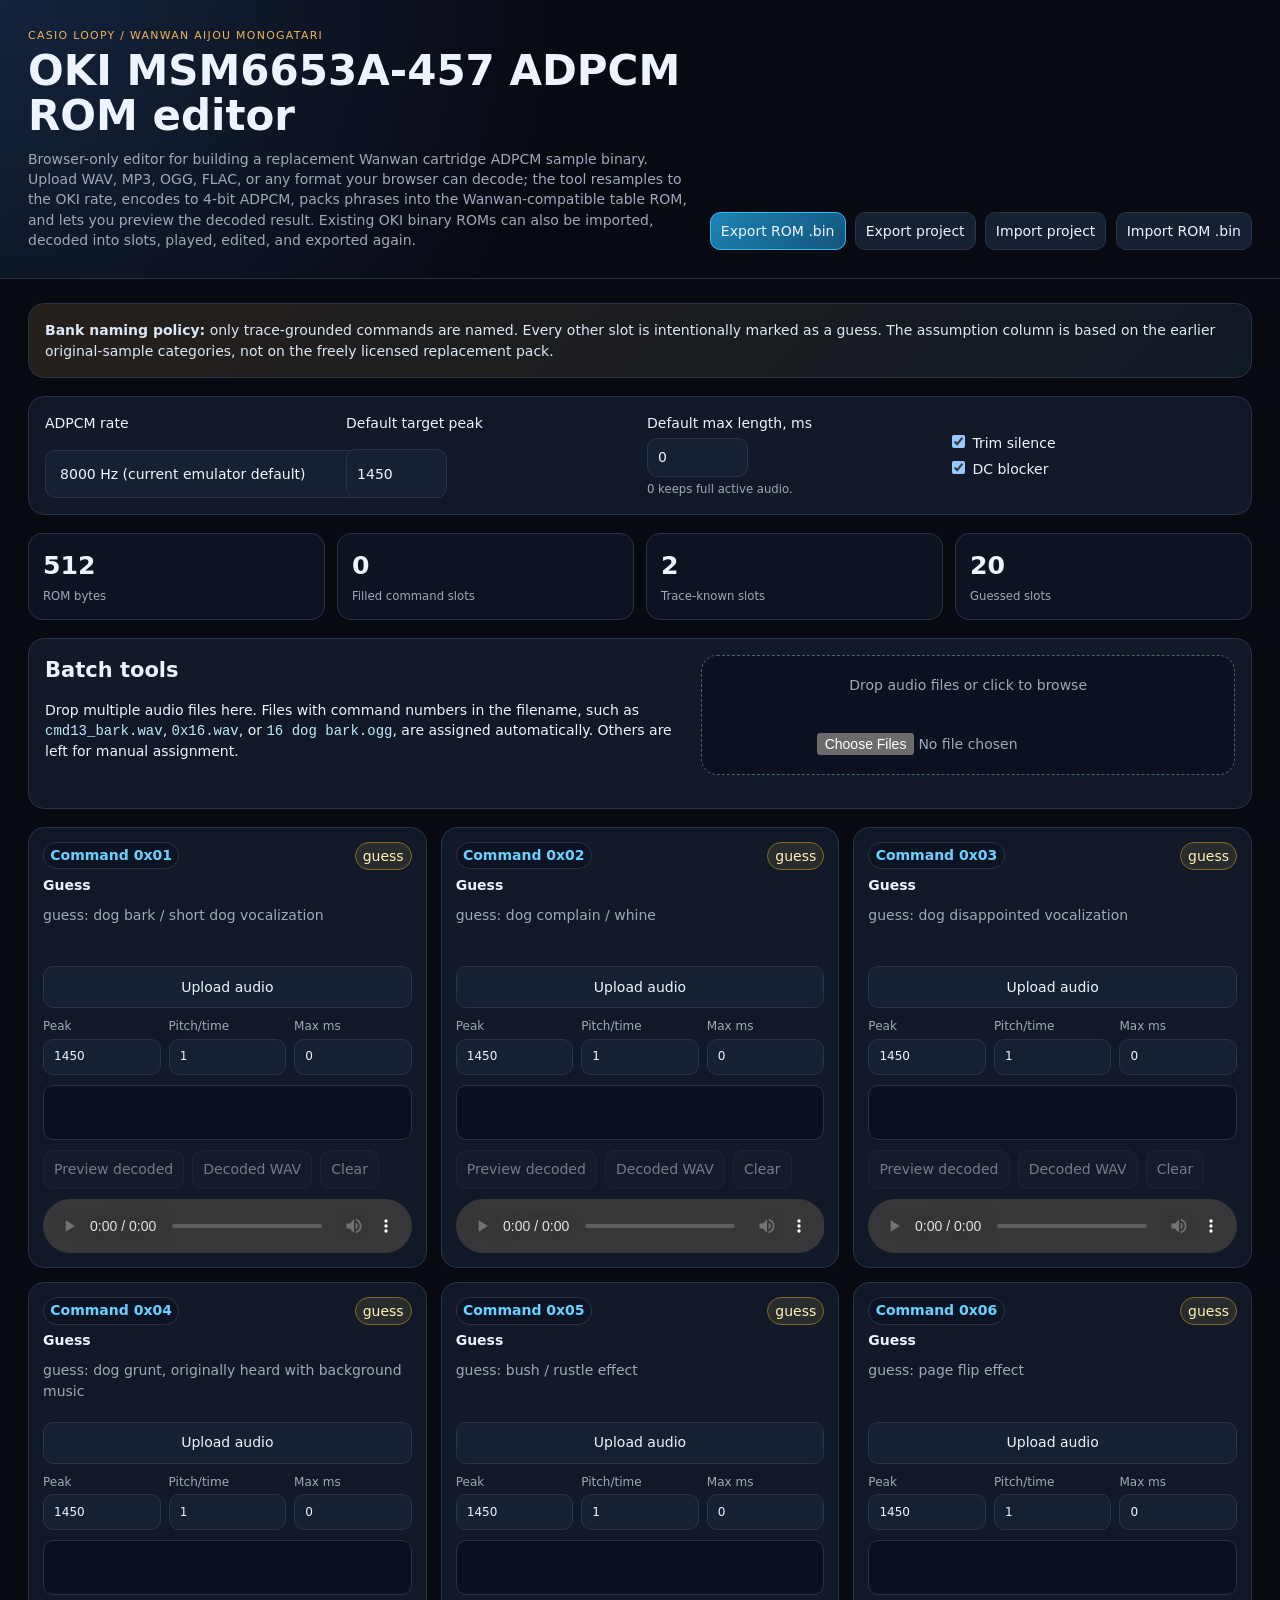
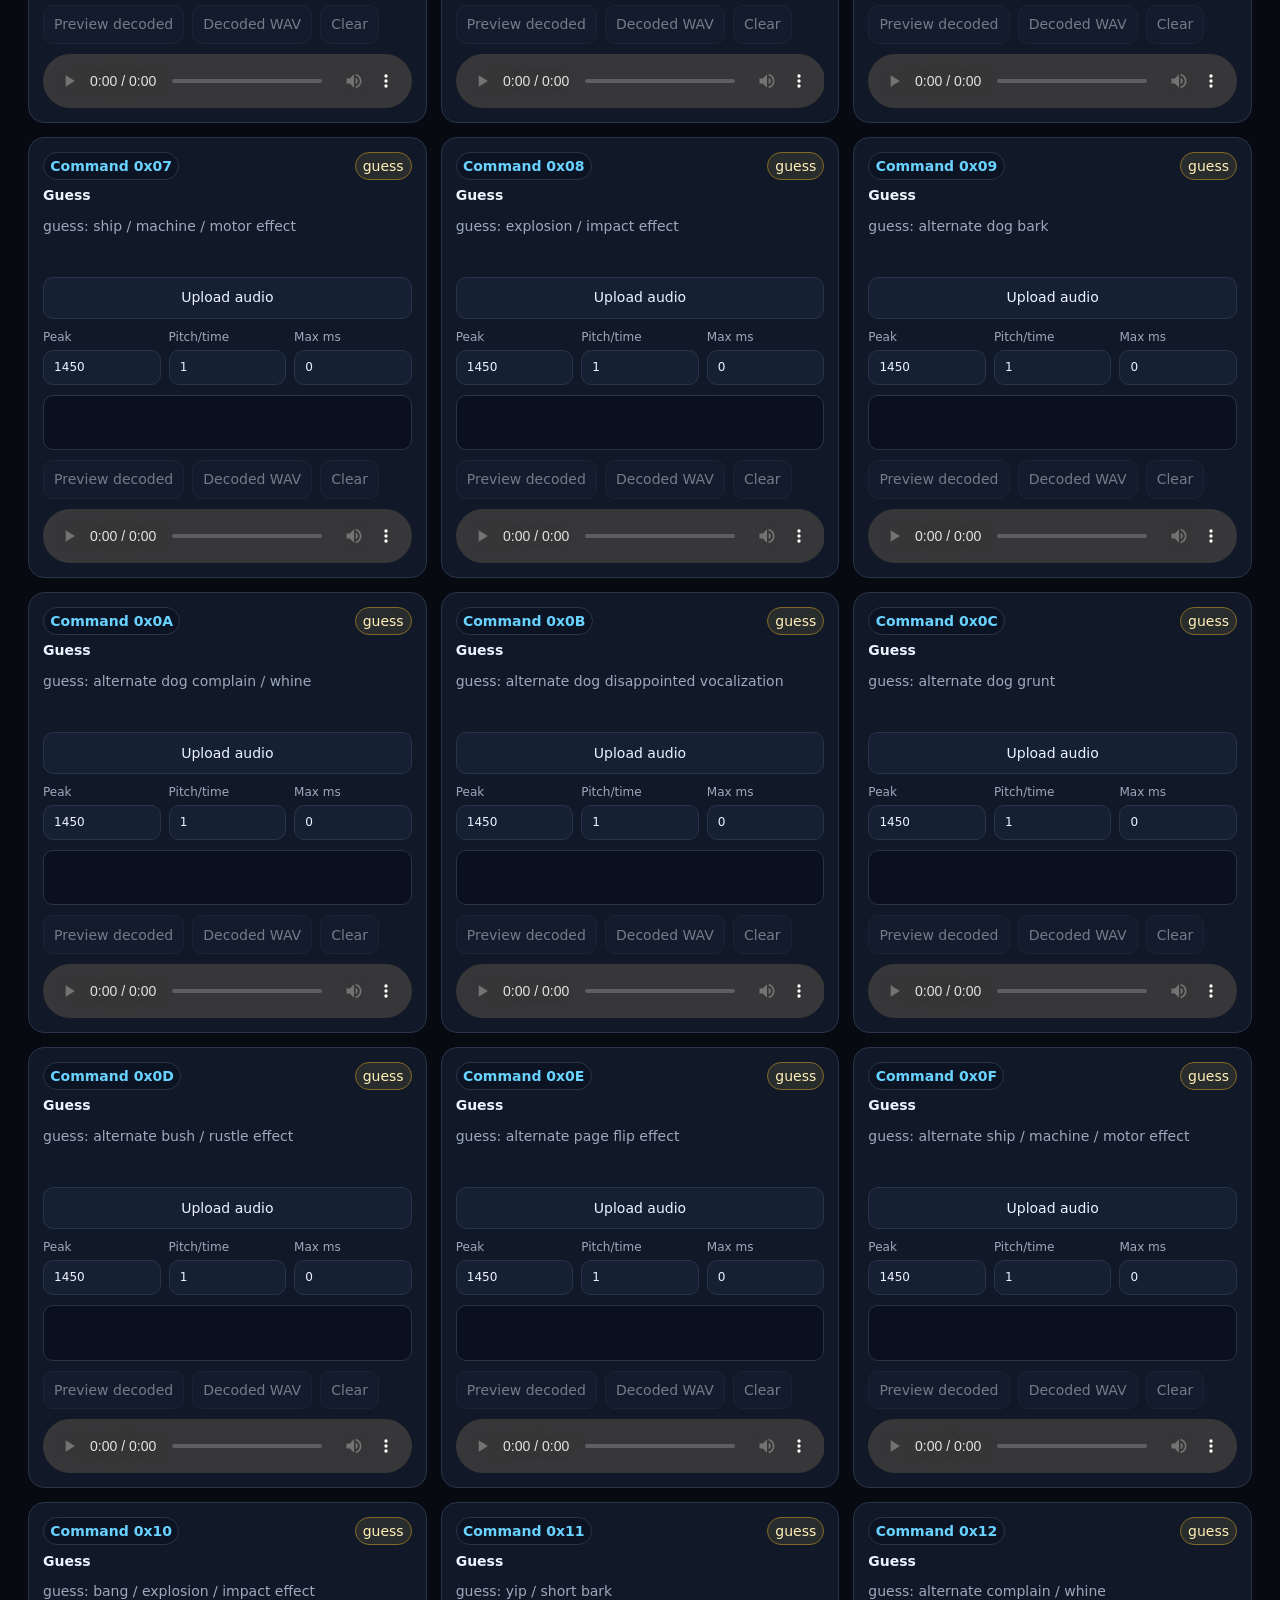
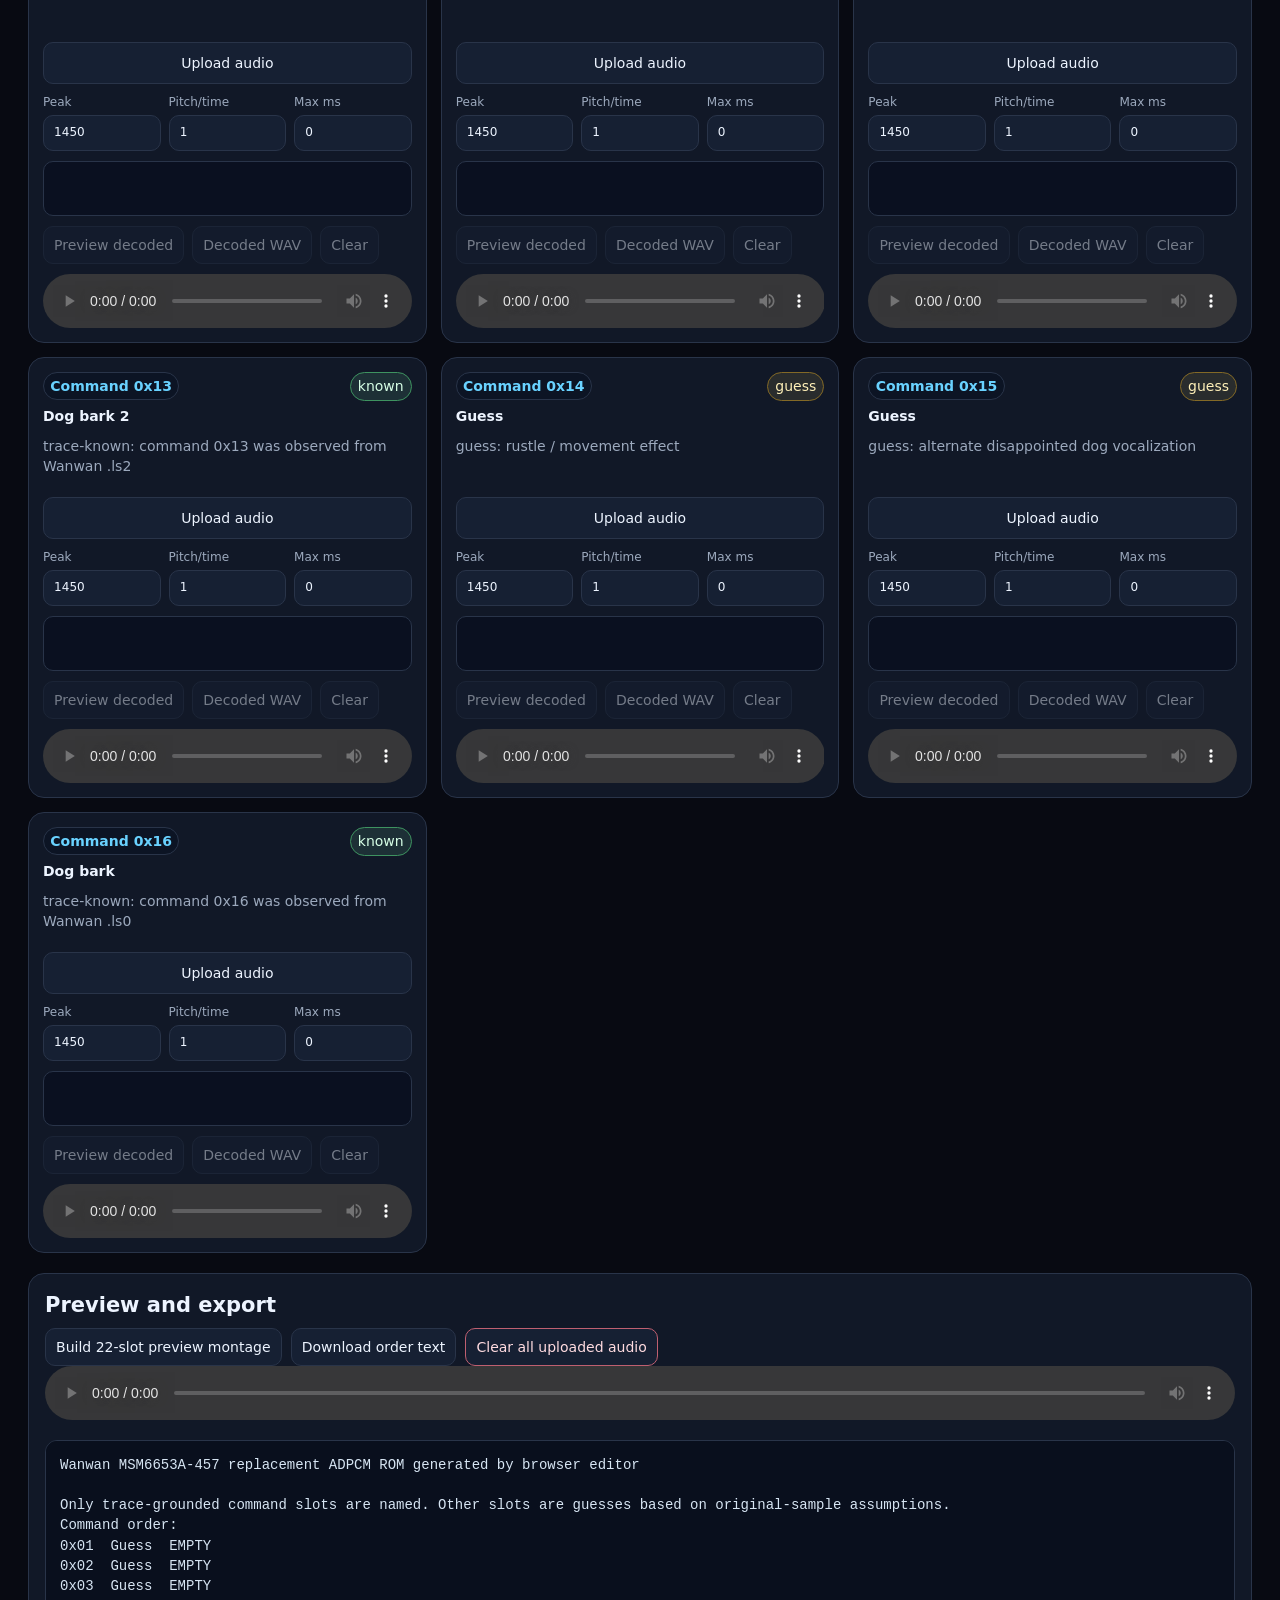
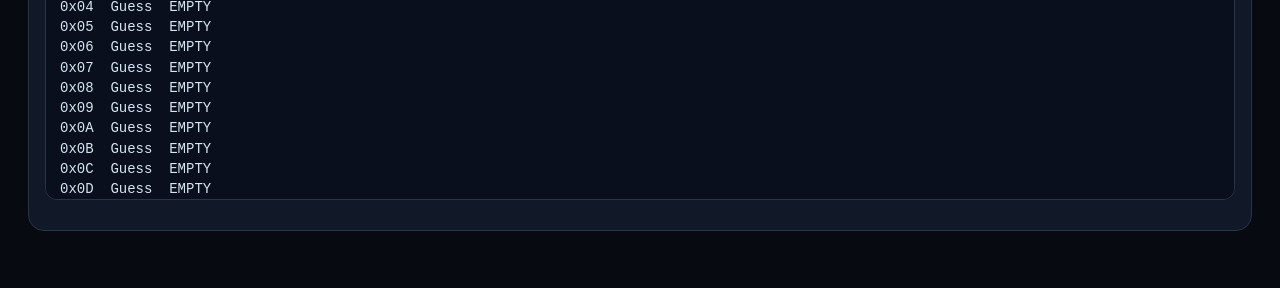
<file: web/wanwan-oki-editor/index.html>
<!doctype html>
<html lang="en">
<head>
  <meta charset="utf-8">
  <meta name="viewport" content="width=device-width, initial-scale=1">
  <title>Wanwan OKI ADPCM ROM editor</title>
  <link rel="stylesheet" href="style.css">
</head>
<body>
  <header class="topbar">
    <div>
      <p class="eyebrow">Casio Loopy / Wanwan Aijou Monogatari</p>
      <h1>OKI MSM6653A-457 ADPCM ROM editor</h1>
      <p class="lede">Browser-only editor for building a replacement Wanwan cartridge ADPCM sample binary. Upload WAV, MP3, OGG, FLAC, or any format your browser can decode; the tool resamples to the OKI rate, encodes to 4-bit ADPCM, packs phrases into the Wanwan-compatible table ROM, and lets you preview the decoded result. Existing OKI binary ROMs can also be imported, decoded into slots, played, edited, and exported again.</p>
    </div>
    <div class="actions">
      <button id="exportRom" class="primary">Export ROM .bin</button>
      <button id="exportProject">Export project</button>
      <label class="file-button">Import project<input id="importProject" type="file" accept="application/json,.json"></label>
      <label class="file-button">Import ROM .bin<input id="importRom" type="file" accept="application/octet-stream,.bin"></label>
    </div>
  </header>

  <main>
    <section class="notice">
      <strong>Bank naming policy:</strong> only trace-grounded commands are named. Every other slot is intentionally marked as a guess. The assumption column is based on the earlier original-sample categories, not on the freely licensed replacement pack.
    </section>

    <section class="controls-panel">
      <div class="control-block">
        <label for="targetRate">ADPCM rate</label>
        <select id="targetRate">
          <option value="8000" selected>8000 Hz (current emulator default)</option>
          <option value="7812.5">7812.5 Hz</option>
          <option value="64000">64000 Hz (diagnostic, raw OKI clock/64)</option>
        </select>
      </div>
      <div class="control-block">
        <label for="defaultPeak">Default target peak</label>
        <input id="defaultPeak" type="number" min="200" max="2047" value="1450">
      </div>
      <div class="control-block">
        <label for="defaultMaxMs">Default max length, ms</label>
        <input id="defaultMaxMs" type="number" min="0" max="5000" value="0">
        <small>0 keeps full active audio.</small>
      </div>
      <div class="control-block checkrow">
        <label><input id="trimActive" type="checkbox" checked> Trim silence</label>
        <label><input id="dcBlock" type="checkbox" checked> DC blocker</label>
      </div>
    </section>

    <section class="summary-grid">
      <div><span id="romSize">512</span><small>ROM bytes</small></div>
      <div><span id="filledCount">0</span><small>Filled command slots</small></div>
      <div><span id="knownCount">2</span><small>Trace-known slots</small></div>
      <div><span id="warningCount">20</span><small>Guessed slots</small></div>
    </section>

    <section class="batch-panel">
      <div>
        <h2>Batch tools</h2>
        <p>Drop multiple audio files here. Files with command numbers in the filename, such as <code>cmd13_bark.wav</code>, <code>0x16.wav</code>, or <code>16 dog bark.ogg</code>, are assigned automatically. Others are left for manual assignment.</p>
      </div>
      <label class="drop-zone" id="batchDrop">Drop audio files or click to browse<input id="batchFiles" type="file" multiple accept="audio/*,.wav,.mp3,.ogg,.flac,.m4a,.aac"></label>
      <div id="batchLog" class="batch-log"></div>
    </section>

    <section class="slots" id="slots"></section>

    <section class="export-panel">
      <h2>Preview and export</h2>
      <div class="button-row">
        <button id="buildMontage">Build 22-slot preview montage</button>
        <button id="downloadOrder">Download order text</button>
        <button id="clearAll" class="danger">Clear all uploaded audio</button>
      </div>
      <audio id="montageAudio" controls></audio>
      <pre id="orderText"></pre>
    </section>
  </main>

  <template id="slotTemplate">
    <article class="slot-card">
      <header>
        <div>
          <span class="cmd"></span>
          <h3></h3>
        </div>
        <span class="confidence"></span>
      </header>
      <p class="assumption"></p>
      <label class="file-button wide">Upload audio<input class="audioInput" type="file" accept="audio/*,.wav,.mp3,.ogg,.flac,.m4a,.aac"></label>
      <div class="slot-settings">
        <label>Peak <input class="peakInput" type="number" min="200" max="2047" value="1450"></label>
        <label>Pitch/time <input class="pitchInput" type="number" min="0.25" max="4" step="0.01" value="1"></label>
        <label>Max ms <input class="maxMsInput" type="number" min="0" max="5000" value="0"></label>
      </div>
      <div class="slot-status"></div>
      <div class="slot-actions">
        <button class="previewBtn" disabled>Preview decoded</button>
        <button class="downloadWavBtn" disabled>Decoded WAV</button>
        <button class="clearBtn" disabled>Clear</button>
      </div>
      <audio class="previewAudio" controls></audio>
    </article>
  </template>

  <script src="editor.js"></script>
</body>
</html>
</file>
<file: web/wanwan-oki-editor/style.css>
:root {
  color-scheme: dark;
  --bg: #080a12;
  --panel: #111827;
  --panel2: #0d1321;
  --line: #293449;
  --text: #edf4ff;
  --muted: #9ca9bd;
  --accent: #69d2ff;
  --accent2: #f0b45b;
  --danger: #ff7180;
  --ok: #77dfa0;
  --warn: #ffd166;
}
* { box-sizing: border-box; }
html, body { margin: 0; min-height: 100%; background: var(--bg); color: var(--text); font: 14px/1.45 system-ui, -apple-system, Segoe UI, sans-serif; }
button, input, select { font: inherit; }
button, select, input[type="number"], .file-button { border: 1px solid var(--line); border-radius: 10px; background: #162033; color: var(--text); padding: .58rem .72rem; }
button, .file-button { cursor: pointer; }
button:hover, .file-button:hover, select:hover { border-color: var(--accent); }
button:disabled { opacity: .45; cursor: not-allowed; }
button.primary { background: linear-gradient(135deg, #1d83b4, #13557c); border-color: #35b9f6; }
button.danger { border-color: color-mix(in srgb, var(--danger) 70%, var(--line)); color: #ffdbe0; }
input[type="number"] { width: 7.2rem; }
code { color: #bceaff; }
a { color: var(--accent); }
.topbar { display: grid; grid-template-columns: 1fr auto; gap: 1.5rem; align-items: end; padding: 28px; border-bottom: 1px solid var(--line); background: radial-gradient(circle at top left, #14243d 0%, #080a12 42%); }
.eyebrow { text-transform: uppercase; letter-spacing: .12em; color: var(--accent2); margin: 0 0 .4rem; font-size: .78rem; }
h1 { margin: 0; font-size: clamp(1.8rem, 4vw, 3rem); line-height: 1.05; }
h2 { margin: 0 0 .5rem; }
h3 { margin: 0; font-size: 1rem; }
.lede { color: var(--muted); max-width: 78ch; margin: .8rem 0 0; }
.actions, .button-row { display: flex; gap: .65rem; flex-wrap: wrap; align-items: center; }
.file-button { position: relative; display: inline-flex; align-items: center; justify-content: center; overflow: hidden; }
.file-button input { position: absolute; inset: 0; opacity: 0; cursor: pointer; }
.file-button.wide { width: 100%; min-height: 42px; margin-top: .75rem; }
main { padding: 24px 28px 40px; max-width: 1440px; margin: 0 auto; }
.notice, .controls-panel, .batch-panel, .export-panel { border: 1px solid var(--line); background: var(--panel); border-radius: 16px; padding: 16px; margin-bottom: 18px; }
.notice { color: #dbe8f7; background: linear-gradient(135deg, rgba(240,180,91,.13), rgba(105,210,255,.08)); }
.controls-panel { display: grid; grid-template-columns: repeat(4, minmax(160px, 1fr)); gap: 14px; }
.control-block { display: grid; gap: .35rem; color: var(--muted); }
.control-block label { color: var(--text); }
.control-block small { color: var(--muted); }
.checkrow { align-content: center; }
.checkrow label { display: block; }
.summary-grid { display: grid; grid-template-columns: repeat(4, 1fr); gap: 12px; margin-bottom: 18px; }
.summary-grid div { background: var(--panel2); border: 1px solid var(--line); border-radius: 14px; padding: 14px; }
.summary-grid span { display: block; font-size: 1.8rem; font-weight: 700; }
.summary-grid small { color: var(--muted); }
.batch-panel { display: grid; grid-template-columns: 1.2fr 1fr; gap: 16px; align-items: center; }
.drop-zone { min-height: 120px; border: 1px dashed #48617e; border-radius: 16px; display: grid; place-items: center; color: var(--muted); background: #0b1120; }
.drop-zone.drag { border-color: var(--accent); color: var(--text); background: #102034; }
.batch-log { grid-column: 1 / -1; color: var(--muted); white-space: pre-wrap; font-size: .92rem; }
.slots { display: grid; grid-template-columns: repeat(auto-fill, minmax(320px, 1fr)); gap: 14px; }
.slot-card { background: var(--panel); border: 1px solid var(--line); border-radius: 16px; padding: 14px; display: flex; flex-direction: column; gap: 10px; min-height: 360px; }
.slot-card header { display: flex; justify-content: space-between; gap: 12px; align-items: start; }
.cmd { display: inline-flex; align-items: center; justify-content: center; min-width: 4.1rem; padding: .2rem .45rem; border-radius: 999px; background: #0c1424; border: 1px solid var(--line); color: var(--accent); font-weight: 700; margin-bottom: .4rem; }
.confidence { padding: .22rem .5rem; border-radius: 999px; border: 1px solid var(--line); color: var(--muted); white-space: nowrap; }
.confidence.known { color: #d7ffe6; border-color: #3e9360; background: rgba(119,223,160,.12); }
.confidence.guess { color: #fff0b8; border-color: #836926; background: rgba(255,209,102,.10); }
.assumption { color: var(--muted); min-height: 2.9em; margin: 0; }
.slot-settings { display: grid; grid-template-columns: repeat(3, 1fr); gap: 8px; }
.slot-settings label { display: grid; gap: .25rem; color: var(--muted); font-size: .86rem; }
.slot-settings input { width: 100%; }
.slot-status { min-height: 4.8em; color: var(--muted); white-space: pre-wrap; font-family: ui-monospace, SFMono-Regular, Consolas, monospace; font-size: .82rem; background: #0a1020; border: 1px solid var(--line); border-radius: 10px; padding: 8px; }
.slot-actions { display: flex; gap: 8px; flex-wrap: wrap; margin-top: auto; }
audio { width: 100%; min-height: 38px; }
.export-panel { margin-top: 20px; }
#orderText { overflow: auto; max-height: 360px; background: #090f1d; border: 1px solid var(--line); border-radius: 12px; padding: 14px; color: #d7e5f3; }
@media (max-width: 860px) {
  .topbar { grid-template-columns: 1fr; }
  .controls-panel, .summary-grid, .batch-panel { grid-template-columns: 1fr; }
  .batch-log { grid-column: auto; }
}
</file>
